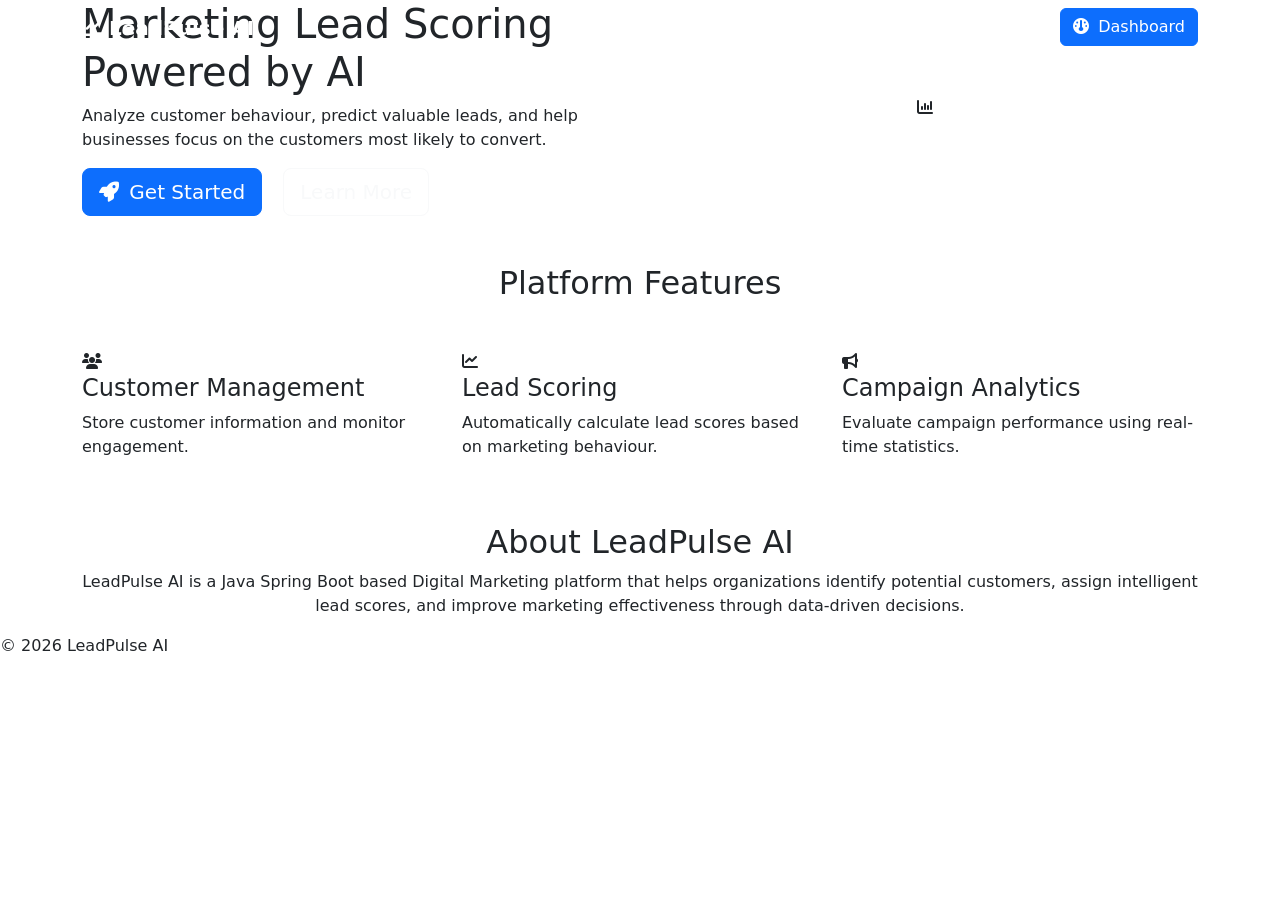
<file: src/main/resources/templates/index.html>
<!DOCTYPE html>
<html lang="en" xmlns:th="http://www.thymeleaf.org">

<head>

    <meta charset="UTF-8">
    <meta name="viewport" content="width=device-width, initial-scale=1.0">

    <title>LeadPulse AI</title>

    <link href="https://cdn.jsdelivr.net/npm/bootstrap@5.3.7/dist/css/bootstrap.min.css" rel="stylesheet">

    <link href="https://cdnjs.cloudflare.com/ajax/libs/font-awesome/6.7.2/css/all.min.css" rel="stylesheet">

    <link rel="preconnect" href="https://fonts.googleapis.com">

    <link href="https://fonts.googleapis.com/css2?family=Poppins:wght@300;400;500;600;700&display=swap" rel="stylesheet">

    <link rel="stylesheet" th:href="@{/css/style.css}">

</head>

<body>

<!-- ================= NAVBAR ================= -->

<nav class="navbar navbar-expand-lg navbar-dark fixed-top">

    <div class="container">

        <a class="navbar-brand fw-bold" href="#">
            <i class="fa-solid fa-chart-line"></i>
            LeadPulse AI
        </a>

        <button class="navbar-toggler"
                data-bs-toggle="collapse"
                data-bs-target="#menu">

            <span class="navbar-toggler-icon"></span>

        </button>

        <div class="collapse navbar-collapse" id="menu">

            <ul class="navbar-nav ms-auto">

                <li class="nav-item">
                    <a class="nav-link" href="/">Home</a>
                </li>

                <li class="nav-item">
                    <a class="nav-link" href="#features">Features</a>
                </li>

                <li class="nav-item">
                    <a class="nav-link" href="#about">About</a>
                </li>

                <li class="nav-item">
                    <a class="btn btn-primary ms-3" th:href="@{/dashboard}">
                        <i class="fa-solid fa-gauge me-1"></i> Dashboard
                    </a>
                </li>

            </ul>

        </div>

    </div>

</nav>

<!-- ================= HERO ================= -->

<section class="hero">

<div class="container">

<div class="row align-items-center">

<div class="col-lg-6">

<h1>

Marketing Lead Scoring
<span>Powered by AI</span>

</h1>

<p>

Analyze customer behaviour,
predict valuable leads,
and help businesses focus on
the customers most likely to convert.

</p>

<a class="btn btn-primary btn-lg me-3" th:href="@{/dashboard}">
    <i class="fa-solid fa-rocket me-1"></i> Get Started
</a>

<a class="btn btn-outline-light btn-lg" href="#features">
    Learn More
</a>

</div>

<div class="col-lg-6 text-center">

<i class="fa-solid fa-chart-column hero-icon"></i>

</div>

</div>

</div>

</section>

<!-- ================= FEATURES ================= -->

<section id="features" class="container py-5">

<h2 class="text-center mb-5">

Platform Features

</h2>

<div class="row">

<div class="col-md-4">

<div class="feature-card">

<i class="fa-solid fa-users"></i>

<h4>Customer Management</h4>

<p>

Store customer information
and monitor engagement.

</p>

</div>

</div>

<div class="col-md-4">

<div class="feature-card">

<i class="fa-solid fa-chart-line"></i>

<h4>Lead Scoring</h4>

<p>

Automatically calculate
lead scores based on
marketing behaviour.

</p>

</div>

</div>

<div class="col-md-4">

<div class="feature-card">

<i class="fa-solid fa-bullhorn"></i>

<h4>Campaign Analytics</h4>

<p>

Evaluate campaign
performance using
real-time statistics.

</p>

</div>

</div>

</div>

</section>

<!-- ================= ABOUT ================= -->

<section id="about" class="about">

<div class="container text-center">

<h2>

About LeadPulse AI

</h2>

<p>

LeadPulse AI is a Java Spring Boot based Digital Marketing
platform that helps organizations identify potential customers,
assign intelligent lead scores,
and improve marketing effectiveness through data-driven decisions.

</p>

</div>

</section>

<footer>

<p>

© 2026 LeadPulse AI

</p>

</footer>

<script src="https://cdn.jsdelivr.net/npm/bootstrap@5.3.7/dist/js/bootstrap.bundle.min.js"></script>

<script th:src="@{/js/script.js}"></script>

</body>
</html>
</file>
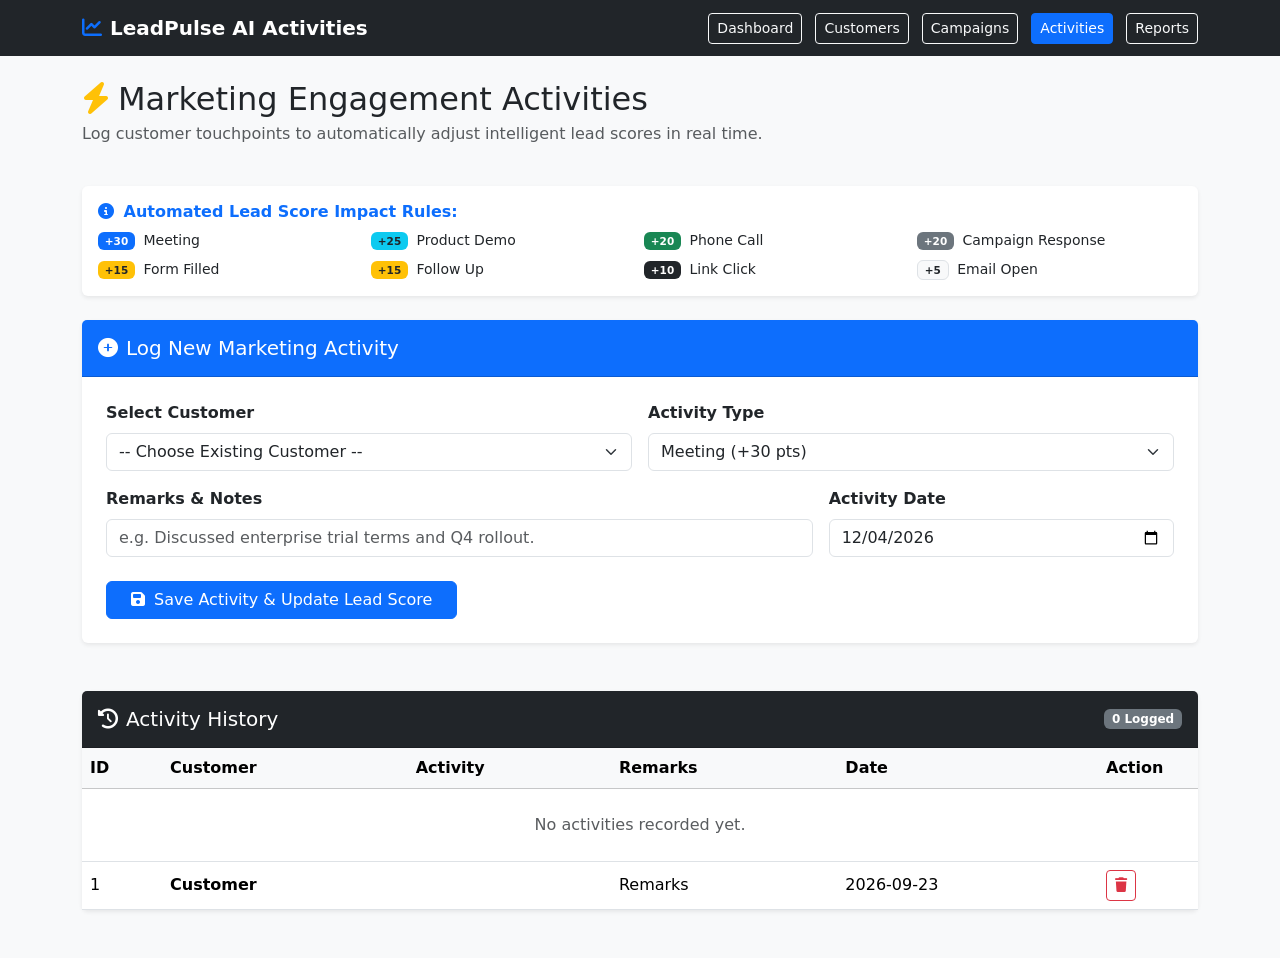
<file: src/main/resources/templates/activities.html>
<!DOCTYPE html>
<html xmlns:th="http://www.thymeleaf.org">

<head>
    <meta charset="UTF-8">
    <meta name="viewport" content="width=device-width, initial-scale=1.0">
    <title>Lead Activities | LeadPulse AI</title>

    <link href="https://cdn.jsdelivr.net/npm/bootstrap@5.3.3/dist/css/bootstrap.min.css" rel="stylesheet">
    <link href="https://cdnjs.cloudflare.com/ajax/libs/font-awesome/6.7.2/css/all.min.css" rel="stylesheet">
</head>

<body class="bg-light">

<nav class="navbar navbar-dark bg-dark mb-4">
    <div class="container">
        <a class="navbar-brand fw-bold" href="/dashboard">
            <i class="fa-solid fa-chart-line me-2 text-primary"></i>LeadPulse AI Activities
        </a>
        <div>
            <a href="/dashboard" class="btn btn-outline-light btn-sm me-2">Dashboard</a>
            <a href="/customers-page" class="btn btn-outline-light btn-sm me-2">Customers</a>
            <a href="/campaigns" class="btn btn-outline-light btn-sm me-2">Campaigns</a>
            <a href="/activities" class="btn btn-primary btn-sm me-2">Activities</a>
            <a href="/reports" class="btn btn-outline-light btn-sm">Reports</a>
        </div>
    </div>
</nav>

<div class="container pb-5">

    <div class="d-flex justify-content-between align-items-center mb-4">
        <div>
            <h1 class="h2 mb-1">
                <i class="fa-solid fa-bolt text-warning me-2"></i>Marketing Engagement Activities
            </h1>
            <p class="text-muted">Log customer touchpoints to automatically adjust intelligent lead scores in real time.</p>
        </div>
    </div>

    <!-- Scoring Rules Info Banner -->
    <div class="card bg-white shadow-sm mb-4 border-0">
        <div class="card-body">
            <h6 class="fw-bold text-primary mb-2">
                <i class="fa-solid fa-circle-info me-1"></i> Automated Lead Score Impact Rules:
            </h6>
            <div class="row row-cols-2 row-cols-md-4 g-2 small">
                <div class="col"><span class="badge bg-primary me-1">+30</span> Meeting</div>
                <div class="col"><span class="badge bg-info text-dark me-1">+25</span> Product Demo</div>
                <div class="col"><span class="badge bg-success me-1">+20</span> Phone Call</div>
                <div class="col"><span class="badge bg-secondary me-1">+20</span> Campaign Response</div>
                <div class="col"><span class="badge bg-warning text-dark me-1">+15</span> Form Filled</div>
                <div class="col"><span class="badge bg-warning text-dark me-1">+15</span> Follow Up</div>
                <div class="col"><span class="badge bg-dark me-1">+10</span> Link Click</div>
                <div class="col"><span class="badge bg-light text-dark border me-1">+5</span> Email Open</div>
            </div>
        </div>
    </div>

    <!-- Add Activity Form -->
    <div class="card shadow-sm mb-5 border-0">
        <div class="card-header bg-primary text-white py-3">
            <h5 class="mb-0"><i class="fa-solid fa-plus-circle me-2"></i>Log New Marketing Activity</h5>
        </div>
        <div class="card-body p-4">
            <form th:action="@{/saveActivity}" th:object="${activity}" method="post">
                <div class="row g-3">
                    <div class="col-md-6">
                        <label class="form-label fw-semibold">Select Customer</label>
                        <select class="form-select" th:field="*{customer}" id="customerSelect" onchange="updateCustomerName(this)">
                            <option value="">-- Choose Existing Customer --</option>
                            <option th:each="c : ${customers}"
                                    th:value="${c.id}"
                                    th:data-name="${c.name}"
                                    th:text="${c.name} + ' (' + ${c.company} + ' - ' + ${c.email} + ')'">
                            </option>
                        </select>
                        <input type="hidden" th:field="*{customerName}" id="customerNameHidden">
                    </div>

                    <div class="col-md-6">
                        <label class="form-label fw-semibold">Activity Type</label>
                        <select class="form-select" th:field="*{activityType}" required>
                            <option value="Meeting">Meeting (+30 pts)</option>
                            <option value="Demo">Product Demo (+25 pts)</option>
                            <option value="Phone Call">Phone Call (+20 pts)</option>
                            <option value="Campaign Response">Campaign Response (+20 pts)</option>
                            <option value="Form Filled">Form Filled (+15 pts)</option>
                            <option value="Follow Up">Follow Up (+15 pts)</option>
                            <option value="Link Click">Link Click (+10 pts)</option>
                            <option value="Email Open">Email Open (+5 pts)</option>
                        </select>
                    </div>

                    <div class="col-md-8">
                        <label class="form-label fw-semibold">Remarks & Notes</label>
                        <input type="text" class="form-control" th:field="*{remarks}" placeholder="e.g. Discussed enterprise trial terms and Q4 rollout.">
                    </div>

                    <div class="col-md-4">
                        <label class="form-label fw-semibold">Activity Date</label>
                        <input type="date" class="form-control" th:field="*{activityDate}" required>
                    </div>
                </div>

                <button type="submit" class="btn btn-primary mt-4 px-4">
                    <i class="fa-solid fa-floppy-disk me-1"></i> Save Activity & Update Lead Score
                </button>
            </form>
        </div>
    </div>

    <!-- Activity History Table -->
    <div class="card shadow-sm border-0">
        <div class="card-header bg-dark text-white py-3 d-flex justify-content-between align-items-center">
            <h5 class="mb-0"><i class="fa-solid fa-clock-rotate-left me-2"></i>Activity History</h5>
            <span class="badge bg-secondary" th:text="${#lists.size(activities)} + ' Logged'">0 Logged</span>
        </div>
        <div class="card-body p-0">
            <div class="table-responsive">
                <table class="table table-hover align-middle mb-0">
                    <thead class="table-light">
                    <tr>
                        <th style="width: 80px;">ID</th>
                        <th>Customer</th>
                        <th>Activity</th>
                        <th>Remarks</th>
                        <th>Date</th>
                        <th style="width: 100px;">Action</th>
                    </tr>
                    </thead>
                    <tbody>
                    <tr th:if="${#lists.isEmpty(activities)}">
                        <td colspan="6" class="text-center py-4 text-muted">No activities recorded yet.</td>
                    </tr>
                    <tr th:each="a : ${activities}">
                        <td th:text="${a.id}">1</td>
                        <td class="fw-semibold" th:text="${a.customer != null ? a.customer.name : a.customerName}">Customer</td>
                        <td>
                            <span class="badge"
                                  th:classappend="${a.activityType=='Meeting'} ? 'bg-primary' :
                                  (${a.activityType=='Demo'} ? 'bg-info text-dark' :
                                  (${a.activityType=='Phone Call'} ? 'bg-success' :
                                  (${a.activityType=='Campaign Response'} ? 'bg-secondary' :
                                  (${a.activityType=='Form Filled'} ? 'bg-warning text-dark' : 'bg-light text-dark border'))))"
                                  th:text="${a.activityType}">
                                Activity
                            </span>
                        </td>
                        <td th:text="${a.remarks != null ? a.remarks : '-'}">Remarks</td>
                        <td th:text="${a.activityDate}">2026-09-23</td>
                        <td>
                            <form th:action="@{/deleteActivity/{id}(id=${a.id})}" method="post" class="d-inline"
                                  onsubmit="return confirm('Are you sure you want to delete this activity? Customer lead score will be updated.')">
                                <button type="submit" class="btn btn-outline-danger btn-sm">
                                    <i class="fa-solid fa-trash"></i>
                                </button>
                            </form>
                        </td>
                    </tr>
                    </tbody>
                </table>
            </div>
        </div>
    </div>

</div>

<script>
    function updateCustomerName(select) {
        const selected = select.options[select.selectedIndex];
        const name = selected.getAttribute('data-name');
        if (name) {
            document.getElementById('customerNameHidden').value = name;
        }
    }

    // Set today's date by default if empty
    window.addEventListener('DOMContentLoaded', () => {
        const dateInput = document.querySelector('input[type="date"]');
        if (dateInput && !dateInput.value) {
            dateInput.value = new Date().toISOString().split('T')[0];
        }
    });
</script>

</body>
</html>
</file>
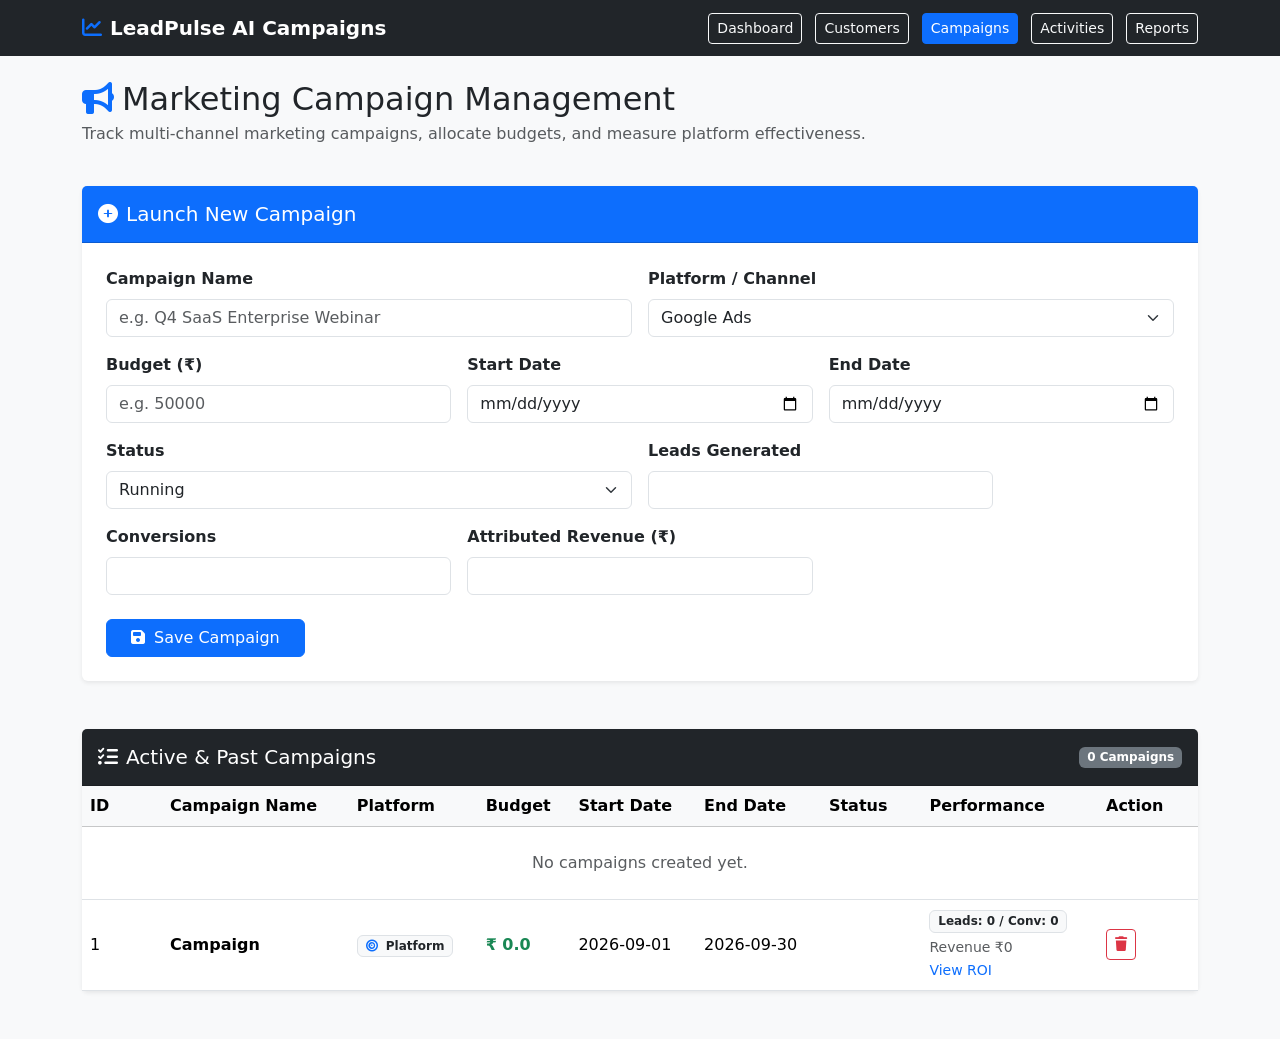
<file: src/main/resources/templates/campaigns.html>
<!DOCTYPE html>
<html xmlns:th="http://www.thymeleaf.org">

<head>
    <meta charset="UTF-8">
    <meta name="viewport" content="width=device-width, initial-scale=1.0">
    <title>Campaigns | LeadPulse AI</title>

    <link href="https://cdn.jsdelivr.net/npm/bootstrap@5.3.3/dist/css/bootstrap.min.css" rel="stylesheet">
    <link href="https://cdnjs.cloudflare.com/ajax/libs/font-awesome/6.7.2/css/all.min.css" rel="stylesheet">
</head>

<body class="bg-light">

<nav class="navbar navbar-dark bg-dark mb-4">
    <div class="container">
        <a class="navbar-brand fw-bold" href="/dashboard">
            <i class="fa-solid fa-chart-line me-2 text-primary"></i>LeadPulse AI Campaigns
        </a>
        <div>
            <a href="/dashboard" class="btn btn-outline-light btn-sm me-2">Dashboard</a>
            <a href="/customers-page" class="btn btn-outline-light btn-sm me-2">Customers</a>
            <a href="/campaigns" class="btn btn-primary btn-sm me-2">Campaigns</a>
            <a href="/activities" class="btn btn-outline-light btn-sm me-2">Activities</a>
            <a href="/reports" class="btn btn-outline-light btn-sm">Reports</a>
        </div>
    </div>
</nav>

<div class="container pb-5">

    <div class="d-flex justify-content-between align-items-center mb-4">
        <div>
            <h1 class="h2 mb-1">
                <i class="fa-solid fa-bullhorn text-primary me-2"></i>Marketing Campaign Management
            </h1>
            <p class="text-muted">Track multi-channel marketing campaigns, allocate budgets, and measure platform effectiveness.</p>
        </div>
    </div>

    <!-- Add Campaign Form -->
    <div class="card shadow-sm mb-5 border-0">
        <div class="card-header bg-primary text-white py-3">
            <h5 class="mb-0"><i class="fa-solid fa-plus-circle me-2"></i>Launch New Campaign</h5>
        </div>
        <div class="card-body p-4">
            <form th:action="@{/saveCampaign}" th:object="${campaign}" method="post">
                <div class="row g-3">
                    <div class="col-md-6">
                        <label class="form-label fw-semibold">Campaign Name</label>
                        <input type="text" class="form-control" th:field="*{campaignName}" placeholder="e.g. Q4 SaaS Enterprise Webinar" required>
                    </div>

                    <div class="col-md-6">
                        <label class="form-label fw-semibold">Platform / Channel</label>
                        <select class="form-select" th:field="*{platform}">
                            <option value="Google Ads">Google Ads</option>
                            <option value="LinkedIn">LinkedIn</option>
                            <option value="Facebook">Facebook</option>
                            <option value="Instagram">Instagram</option>
                            <option value="YouTube">YouTube</option>
                            <option value="Email Marketing">Email Marketing</option>
                        </select>
                    </div>

                    <div class="col-md-4">
                        <label class="form-label fw-semibold">Budget (₹)</label>
                        <input type="number" step="100" class="form-control" th:field="*{budget}" placeholder="e.g. 50000" required>
                    </div>

                    <div class="col-md-4">
                        <label class="form-label fw-semibold">Start Date</label>
                        <input type="date" class="form-control" th:field="*{startDate}" required>
                    </div>

                    <div class="col-md-4">
                        <label class="form-label fw-semibold">End Date</label>
                        <input type="date" class="form-control" th:field="*{endDate}" required>
                    </div>

                    <div class="col-md-6">
                        <label class="form-label fw-semibold">Status</label>
                        <select class="form-select" th:field="*{status}">
                            <option value="Running">Running</option>
                            <option value="Scheduled">Scheduled</option>
                            <option value="Completed">Completed</option>
                        </select>
                    </div>

                    <div class="col-md-4">
                        <label class="form-label fw-semibold">Leads Generated</label>
                        <input type="number" min="0" class="form-control" th:field="*{leadsGenerated}">
                    </div>
                    <div class="col-md-4">
                        <label class="form-label fw-semibold">Conversions</label>
                        <input type="number" min="0" class="form-control" th:field="*{conversions}">
                    </div>
                    <div class="col-md-4">
                        <label class="form-label fw-semibold">Attributed Revenue (₹)</label>
                        <input type="number" min="0" step="100" class="form-control" th:field="*{attributedRevenue}">
                    </div>
                </div>

                <button type="submit" class="btn btn-primary mt-4 px-4">
                    <i class="fa-solid fa-floppy-disk me-1"></i> Save Campaign
                </button>
            </form>
        </div>
    </div>

    <!-- Campaign Table -->
    <div class="card shadow-sm border-0">
        <div class="card-header bg-dark text-white py-3 d-flex justify-content-between align-items-center">
            <h5 class="mb-0"><i class="fa-solid fa-list-check me-2"></i>Active & Past Campaigns</h5>
            <span class="badge bg-secondary" th:text="${#lists.size(campaigns)} + ' Campaigns'">0 Campaigns</span>
        </div>
        <div class="card-body p-0">
            <div class="table-responsive">
                <table class="table table-hover align-middle mb-0">
                    <thead class="table-light">
                    <tr>
                        <th style="width: 80px;">ID</th>
                        <th>Campaign Name</th>
                        <th>Platform</th>
                        <th>Budget</th>
                        <th>Start Date</th>
                        <th>End Date</th>
                        <th>Status</th>
                        <th>Performance</th>
                        <th style="width: 100px;">Action</th>
                    </tr>
                    </thead>
                    <tbody>
                    <tr th:if="${#lists.isEmpty(campaigns)}">
                        <td colspan="9" class="text-center py-4 text-muted">No campaigns created yet.</td>
                    </tr>
                    <tr th:each="c : ${campaigns}">
                        <td th:text="${c.id}">1</td>
                        <td class="fw-semibold" th:text="${c.campaignName}">Campaign</td>
                        <td>
                            <span class="badge bg-light text-dark border">
                                <i class="fa-solid fa-bullseye me-1 text-primary"></i>
                                <span th:text="${c.platform}">Platform</span>
                            </span>
                        </td>
                        <td class="fw-bold text-success">
                            ₹ <span th:text="${c.budget != null ? c.budget : 0.0}">0.0</span>
                        </td>
                        <td th:text="${c.startDate}">2026-09-01</td>
                        <td th:text="${c.endDate}">2026-09-30</td>
                        <td>
                            <span class="badge"
                                  th:classappend="${c.status=='Running'} ? 'bg-success' :
                                  (${c.status=='Completed'} ? 'bg-secondary' : 'bg-warning text-dark')"
                                  th:text="${c.status}">
                                Running
                            </span>
                        </td>
                        <td>
                            <span class="badge bg-light text-dark border">
                                Leads: <span th:text="${c.leadsGenerated}">0</span> /
                                Conv: <span th:text="${c.conversions}">0</span>
                            </span>
                            <small class="d-block text-muted mt-1">
                                Revenue ₹<span th:text="${c.attributedRevenue}">0</span>
                            </small>
                            <a th:href="@{/api/campaigns/{id}/performance(id=${c.id})}"
                               class="small text-decoration-none">View ROI</a>
                        </td>
                        <td>
                            <form th:action="@{/deleteCampaign/{id}(id=${c.id})}" method="post" class="d-inline"
                                  onsubmit="return confirm('Are you sure you want to delete this campaign?')">
                                <button type="submit" class="btn btn-outline-danger btn-sm">
                                    <i class="fa-solid fa-trash"></i>
                                </button>
                            </form>
                        </td>
                    </tr>
                    </tbody>
                </table>
            </div>
        </div>
    </div>

</div>

</body>
</html>
</file>
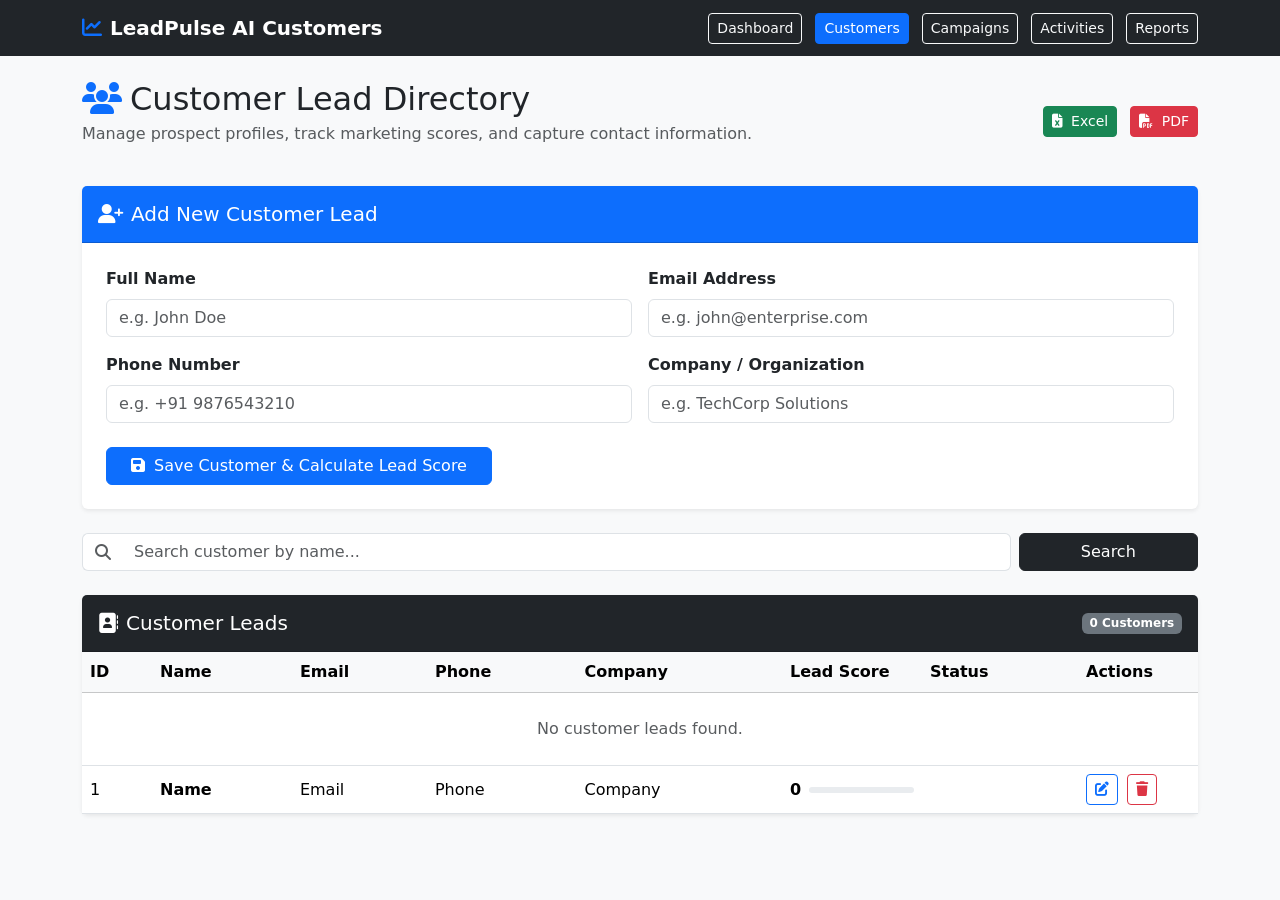
<file: src/main/resources/templates/customers.html>
<!DOCTYPE html>
<html xmlns:th="http://www.thymeleaf.org">

<head>
    <meta charset="UTF-8">
    <meta name="viewport" content="width=device-width, initial-scale=1.0">
    <title>Customer Leads | LeadPulse AI</title>

    <link href="https://cdn.jsdelivr.net/npm/bootstrap@5.3.3/dist/css/bootstrap.min.css" rel="stylesheet">
    <link href="https://cdnjs.cloudflare.com/ajax/libs/font-awesome/6.7.2/css/all.min.css" rel="stylesheet">
</head>

<body class="bg-light">

<nav class="navbar navbar-dark bg-dark mb-4">
    <div class="container">
        <a class="navbar-brand fw-bold" href="/dashboard">
            <i class="fa-solid fa-chart-line me-2 text-primary"></i>LeadPulse AI Customers
        </a>
        <div>
            <a href="/dashboard" class="btn btn-outline-light btn-sm me-2">Dashboard</a>
            <a href="/customers-page" class="btn btn-primary btn-sm me-2">Customers</a>
            <a href="/campaigns" class="btn btn-outline-light btn-sm me-2">Campaigns</a>
            <a href="/activities" class="btn btn-outline-light btn-sm me-2">Activities</a>
            <a href="/reports" class="btn btn-outline-light btn-sm">Reports</a>
        </div>
    </div>
</nav>

<div class="container pb-5">

    <div class="d-flex justify-content-between align-items-center mb-4">
        <div>
            <h1 class="h2 mb-1">
                <i class="fa-solid fa-users text-primary me-2"></i>Customer Lead Directory
            </h1>
            <p class="text-muted">Manage prospect profiles, track marketing scores, and capture contact information.</p>
        </div>
        <div>
            <a href="/export/excel" class="btn btn-success btn-sm me-2">
                <i class="fa-solid fa-file-excel me-1"></i> Excel
            </a>
            <a href="/export/pdf" class="btn btn-danger btn-sm">
                <i class="fa-solid fa-file-pdf me-1"></i> PDF
            </a>
        </div>
    </div>

    <!-- Add Customer Form -->
    <div class="card shadow-sm mb-4 border-0">
        <div class="card-header bg-primary text-white py-3">
            <h5 class="mb-0"><i class="fa-solid fa-user-plus me-2"></i>Add New Customer Lead</h5>
        </div>
        <div class="card-body p-4">
            <form th:action="@{/saveCustomer}" th:object="${customer}" method="post">
                <div class="row g-3">
                    <div class="col-md-6">
                        <label class="form-label fw-semibold">Full Name</label>
                        <input type="text" class="form-control" th:field="*{name}" placeholder="e.g. John Doe" required>
                    </div>

                    <div class="col-md-6">
                        <label class="form-label fw-semibold">Email Address</label>
                        <input type="email" class="form-control" th:field="*{email}" placeholder="e.g. john@enterprise.com" required>
                    </div>

                    <div class="col-md-6">
                        <label class="form-label fw-semibold">Phone Number</label>
                        <input type="text" class="form-control" th:field="*{phone}" placeholder="e.g. +91 9876543210">
                    </div>

                    <div class="col-md-6">
                        <label class="form-label fw-semibold">Company / Organization</label>
                        <input type="text" class="form-control" th:field="*{company}" placeholder="e.g. TechCorp Solutions">
                    </div>
                </div>

                <button type="submit" class="btn btn-primary mt-4 px-4">
                    <i class="fa-solid fa-floppy-disk me-1"></i> Save Customer & Calculate Lead Score
                </button>
            </form>
        </div>
    </div>

    <!-- Search Form -->
    <form method="get" th:action="@{/customers-page}" class="row g-2 mb-4">
        <div class="col-md-10">
            <div class="input-group">
                <span class="input-group-text bg-white border-end-0"><i class="fa-solid fa-magnifying-glass text-muted"></i></span>
                <input type="text" class="form-control border-start-0" name="keyword" placeholder="Search customer by name..." th:value="${keyword}">
            </div>
        </div>
        <div class="col-md-2">
            <button class="btn btn-dark w-100">Search</button>
        </div>
    </form>

    <!-- Customers Table -->
    <div class="card shadow-sm border-0">
        <div class="card-header bg-dark text-white py-3 d-flex justify-content-between align-items-center">
            <h5 class="mb-0"><i class="fa-solid fa-address-book me-2"></i>Customer Leads</h5>
            <span class="badge bg-secondary" th:text="${#lists.size(customers)} + ' Customers'">0 Customers</span>
        </div>
        <div class="card-body p-0">
            <div class="table-responsive">
                <table class="table table-hover align-middle mb-0">
                    <thead class="table-light">
                    <tr>
                        <th style="width: 70px;">ID</th>
                        <th>Name</th>
                        <th>Email</th>
                        <th>Phone</th>
                        <th>Company</th>
                        <th style="width: 140px;">Lead Score</th>
                        <th>Status</th>
                        <th style="width: 120px;">Actions</th>
                    </tr>
                    </thead>
                    <tbody>
                    <tr th:if="${#lists.isEmpty(customers)}">
                        <td colspan="8" class="text-center py-4 text-muted">No customer leads found.</td>
                    </tr>
                    <tr th:each="c : ${customers}">
                        <td th:text="${c.id}">1</td>
                        <td class="fw-semibold" th:text="${c.name}">Name</td>
                        <td th:text="${c.email}">Email</td>
                        <td th:text="${c.phone != null ? c.phone : '-'}">Phone</td>
                        <td th:text="${c.company != null ? c.company : '-'}">Company</td>
                        <td>
                            <div class="d-flex align-items-center">
                                <span class="fw-bold me-2" th:text="${c.leadScore}">0</span>
                                <div class="progress flex-grow-1" style="height: 6px;">
                                    <div class="progress-bar"
                                         th:classappend="${c.leadScore >= 80} ? 'bg-danger' : (${c.leadScore >= 50} ? 'bg-warning' : 'bg-success')"
                                         th:style="'width: ' + ${c.leadScore} + '%;'"></div>
                                </div>
                            </div>
                        </td>
                        <td>
                            <span class="badge"
                                  th:classappend="${c.leadStatus=='Hot'} ? 'bg-danger' :
                                  (${c.leadStatus=='Warm'} ? 'bg-warning text-dark' : 'bg-success')"
                                  th:text="${c.leadStatus}">
                                Status
                            </span>
                        </td>
                        <td>
                            <a th:href="@{/edit/{id}(id=${c.id})}" class="btn btn-outline-primary btn-sm me-1" title="Edit Customer & Engagement">
                                <i class="fa-solid fa-pen-to-square"></i>
                            </a>
                            <form th:action="@{/delete/{id}(id=${c.id})}" method="post" class="d-inline"
                                  onsubmit="return confirm('Are you sure you want to delete this customer lead?')">
                                <button type="submit" class="btn btn-outline-danger btn-sm" title="Delete Customer">
                                    <i class="fa-solid fa-trash"></i>
                                </button>
                            </form>
                        </td>
                    </tr>
                    </tbody>
                </table>
            </div>
        </div>
    </div>

</div>

</body>
</html>
</file>
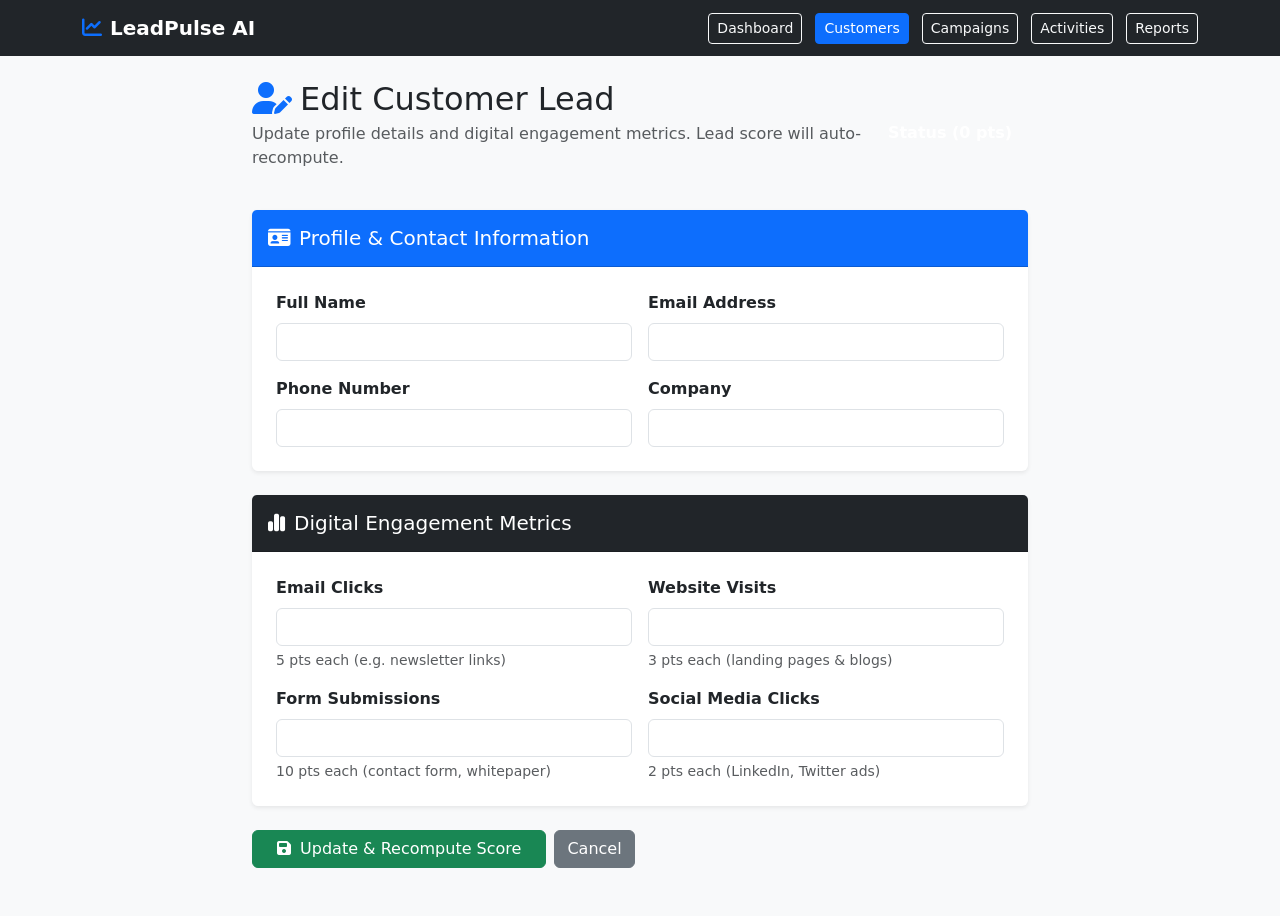
<file: src/main/resources/templates/edit-customer.html>
<!DOCTYPE html>
<html xmlns:th="http://www.thymeleaf.org">

<head>
    <meta charset="UTF-8">
    <meta name="viewport" content="width=device-width, initial-scale=1.0">
    <title>Edit Customer | LeadPulse AI</title>

    <link href="https://cdn.jsdelivr.net/npm/bootstrap@5.3.3/dist/css/bootstrap.min.css" rel="stylesheet">
    <link href="https://cdnjs.cloudflare.com/ajax/libs/font-awesome/6.7.2/css/all.min.css" rel="stylesheet">
</head>

<body class="bg-light">

<nav class="navbar navbar-dark bg-dark mb-4">
    <div class="container">
        <a class="navbar-brand fw-bold" href="/dashboard">
            <i class="fa-solid fa-chart-line me-2 text-primary"></i>LeadPulse AI
        </a>
        <div>
            <a href="/dashboard" class="btn btn-outline-light btn-sm me-2">Dashboard</a>
            <a href="/customers-page" class="btn btn-primary btn-sm me-2">Customers</a>
            <a href="/campaigns" class="btn btn-outline-light btn-sm me-2">Campaigns</a>
            <a href="/activities" class="btn btn-outline-light btn-sm me-2">Activities</a>
            <a href="/reports" class="btn btn-outline-light btn-sm">Reports</a>
        </div>
    </div>
</nav>

<div class="container pb-5" style="max-width: 800px;">

    <div class="d-flex justify-content-between align-items-center mb-4">
        <div>
            <h1 class="h2 mb-1">
                <i class="fa-solid fa-user-pen text-primary me-2"></i>Edit Customer Lead
            </h1>
            <p class="text-muted">Update profile details and digital engagement metrics. Lead score will auto-recompute.</p>
        </div>
        <div class="text-end">
            <span class="badge px-3 py-2 fs-6"
                  th:classappend="${customer.leadStatus=='Hot'} ? 'bg-danger' :
                  (${customer.leadStatus=='Warm'} ? 'bg-warning text-dark' : 'bg-success')">
                <span th:text="${customer.leadStatus}">Status</span>
                (<span th:text="${customer.leadScore}">0</span> pts)
            </span>
        </div>
    </div>

    <form th:action="@{/updateCustomer}" th:object="${customer}" method="post">
        <input type="hidden" th:field="*{id}">

        <!-- Contact Profile Card -->
        <div class="card shadow-sm mb-4 border-0">
            <div class="card-header bg-primary text-white py-3">
                <h5 class="mb-0"><i class="fa-solid fa-id-card me-2"></i>Profile & Contact Information</h5>
            </div>
            <div class="card-body p-4">
                <div class="row g-3">
                    <div class="col-md-6">
                        <label class="form-label fw-semibold">Full Name</label>
                        <input type="text" class="form-control" th:field="*{name}" required>
                    </div>

                    <div class="col-md-6">
                        <label class="form-label fw-semibold">Email Address</label>
                        <input type="email" class="form-control" th:field="*{email}" required>
                    </div>

                    <div class="col-md-6">
                        <label class="form-label fw-semibold">Phone Number</label>
                        <input type="text" class="form-control" th:field="*{phone}">
                    </div>

                    <div class="col-md-6">
                        <label class="form-label fw-semibold">Company</label>
                        <input type="text" class="form-control" th:field="*{company}">
                    </div>
                </div>
            </div>
        </div>

        <!-- Digital Engagement Metrics Card -->
        <div class="card shadow-sm mb-4 border-0">
            <div class="card-header bg-dark text-white py-3">
                <h5 class="mb-0"><i class="fa-solid fa-chart-simple me-2"></i>Digital Engagement Metrics</h5>
            </div>
            <div class="card-body p-4">
                <div class="row g-3">
                    <div class="col-md-6">
                        <label class="form-label fw-semibold">Email Clicks</label>
                        <input type="number" min="0" class="form-control" th:field="*{emailClicks}">
                        <div class="form-text">5 pts each (e.g. newsletter links)</div>
                    </div>

                    <div class="col-md-6">
                        <label class="form-label fw-semibold">Website Visits</label>
                        <input type="number" min="0" class="form-control" th:field="*{websiteVisits}">
                        <div class="form-text">3 pts each (landing pages & blogs)</div>
                    </div>

                    <div class="col-md-6">
                        <label class="form-label fw-semibold">Form Submissions</label>
                        <input type="number" min="0" class="form-control" th:field="*{formSubmissions}">
                        <div class="form-text">10 pts each (contact form, whitepaper)</div>
                    </div>

                    <div class="col-md-6">
                        <label class="form-label fw-semibold">Social Media Clicks</label>
                        <input type="number" min="0" class="form-control" th:field="*{socialMediaClicks}">
                        <div class="form-text">2 pts each (LinkedIn, Twitter ads)</div>
                    </div>
                </div>
            </div>
        </div>

        <div class="d-flex gap-2">
            <button type="submit" class="btn btn-success px-4">
                <i class="fa-solid fa-floppy-disk me-1"></i> Update & Recompute Score
            </button>
            <a href="/customers-page" class="btn btn-secondary">Cancel</a>
        </div>
    </form>

</div>

</body>
</html>
</file>
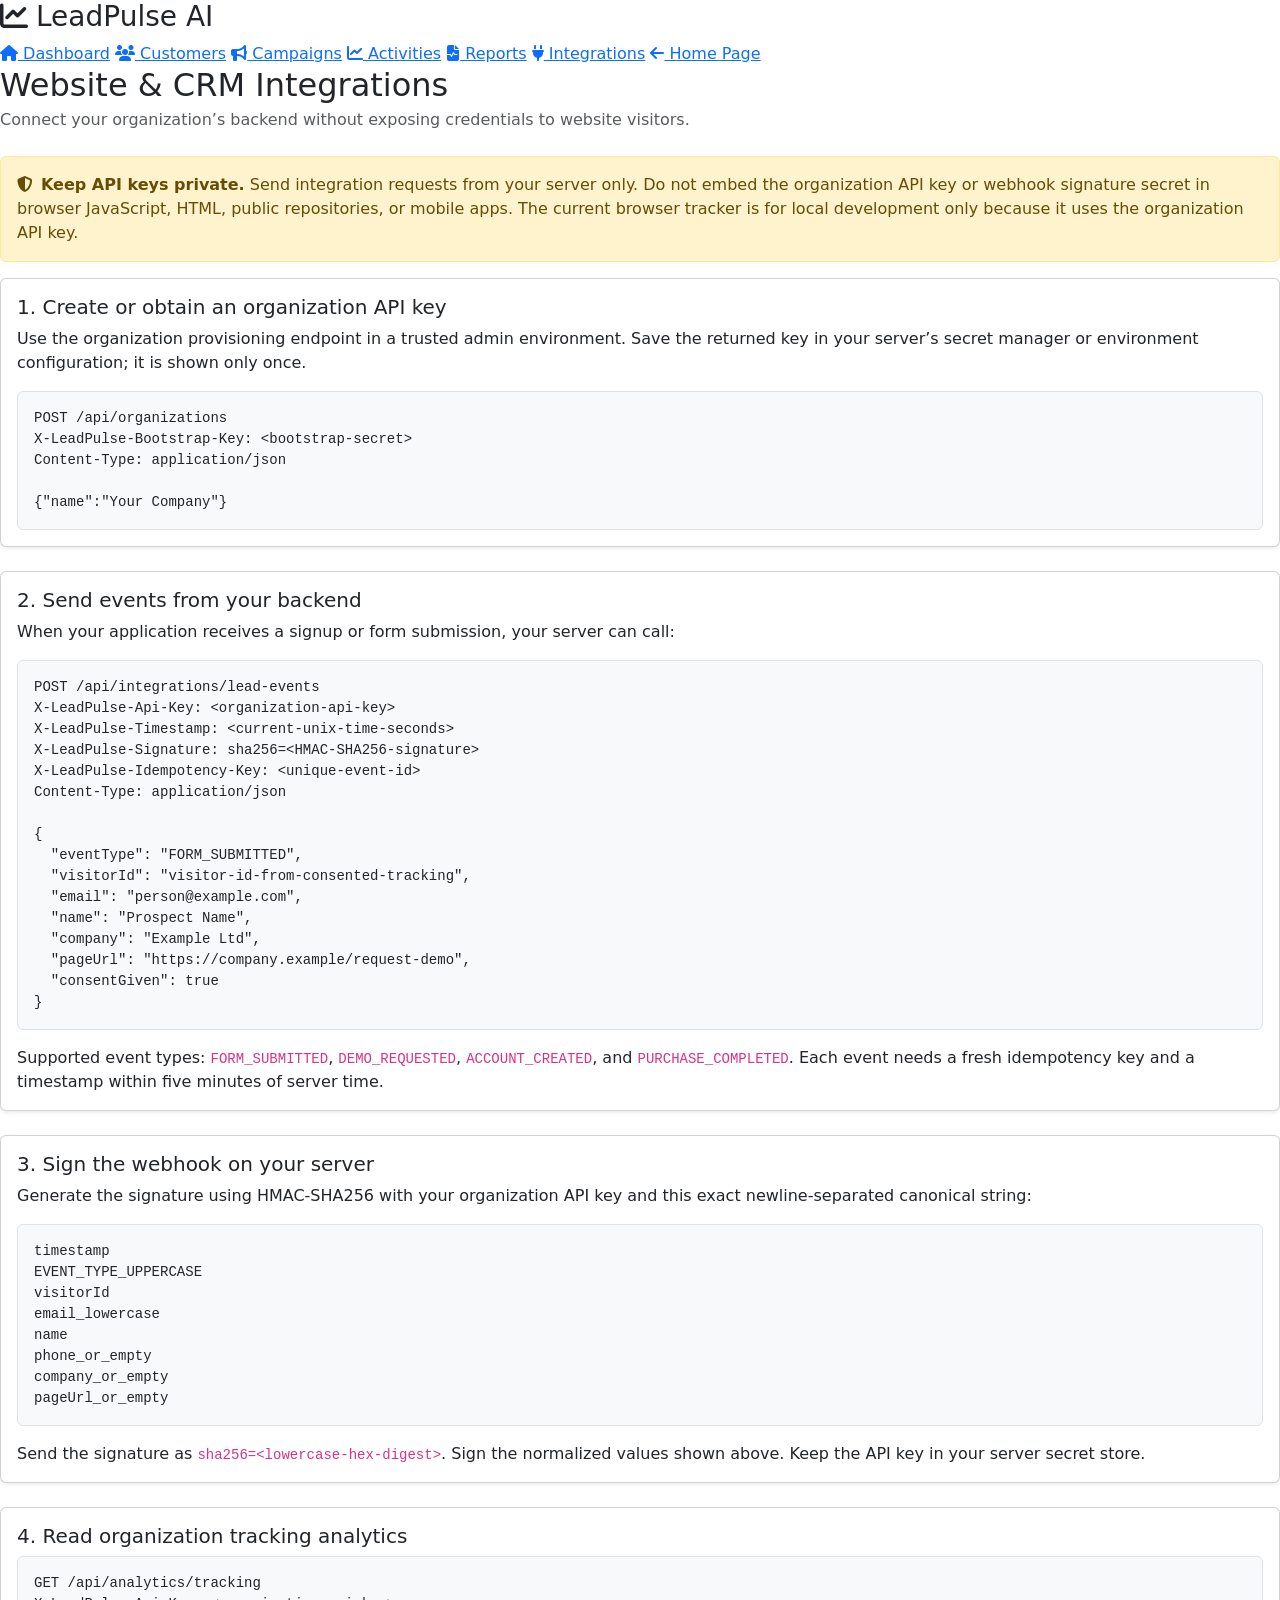
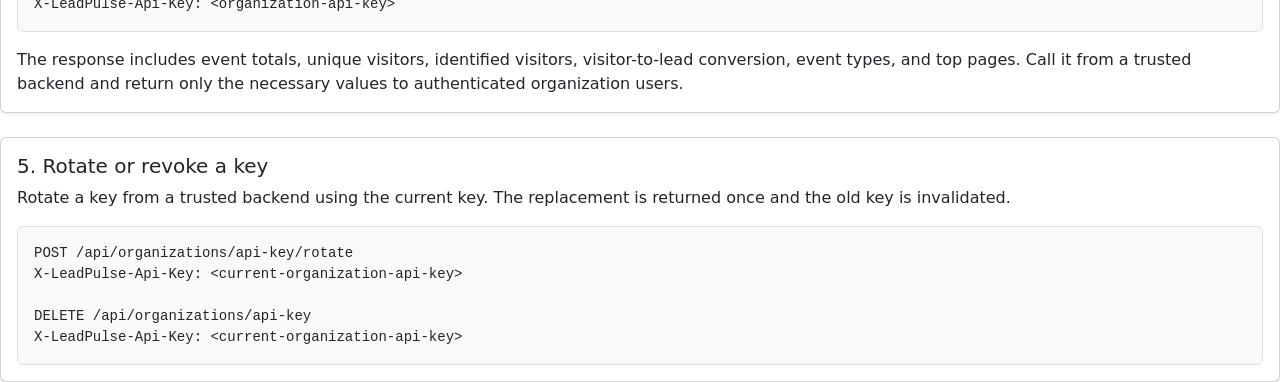
<file: src/main/resources/templates/integrations.html>
<!DOCTYPE html>
<html xmlns:th="http://www.thymeleaf.org">
<head>
    <meta charset="UTF-8">
    <meta name="viewport" content="width=device-width, initial-scale=1.0">
    <title>Integrations | LeadPulse AI</title>
    <link href="https://cdn.jsdelivr.net/npm/bootstrap@5.3.3/dist/css/bootstrap.min.css" rel="stylesheet">
    <link href="https://cdnjs.cloudflare.com/ajax/libs/font-awesome/6.7.2/css/all.min.css" rel="stylesheet">
    <link rel="stylesheet" th:href="@{/css/dashboard.css}">
</head>
<body>
<div class="sidebar">
    <h3><i class="fa-solid fa-chart-line me-2"></i>LeadPulse AI</h3>
    <a href="/dashboard"><i class="fa-solid fa-house"></i> Dashboard</a>
    <a href="/customers-page"><i class="fa-solid fa-users"></i> Customers</a>
    <a href="/campaigns"><i class="fa-solid fa-bullhorn"></i> Campaigns</a>
    <a href="/activities"><i class="fa-solid fa-chart-line"></i> Activities</a>
    <a href="/reports"><i class="fa-solid fa-file-waveform"></i> Reports</a>
    <a href="/integrations" class="active"><i class="fa-solid fa-plug"></i> Integrations</a>
    <a href="/" class="mt-4"><i class="fa-solid fa-arrow-left"></i> Home Page</a>
</div>

<main class="content">
    <div class="mb-4">
        <h1 class="h2 mb-1">Website & CRM Integrations</h1>
        <p class="text-muted">Connect your organization’s backend without exposing credentials to website visitors.</p>
    </div>

    <div class="alert alert-warning" role="alert">
        <strong><i class="fa-solid fa-shield-halved me-2"></i>Keep API keys private.</strong>
        Send integration requests from your server only. Do not embed the organization API key or webhook
        signature secret in browser JavaScript, HTML, public repositories, or mobile apps.
        The current browser tracker is for local development only because it uses the organization API key.
    </div>

    <section class="card shadow-sm mb-4">
        <div class="card-body">
            <h2 class="h5">1. Create or obtain an organization API key</h2>
            <p>Use the organization provisioning endpoint in a trusted admin environment. Save the returned
                key in your server’s secret manager or environment configuration; it is shown only once.</p>
            <pre class="bg-light border rounded p-3 mb-0"><code>POST /api/organizations
X-LeadPulse-Bootstrap-Key: &lt;bootstrap-secret&gt;
Content-Type: application/json

{"name":"Your Company"}</code></pre>
        </div>
    </section>

    <section class="card shadow-sm mb-4">
        <div class="card-body">
            <h2 class="h5">2. Send events from your backend</h2>
            <p>When your application receives a signup or form submission, your server can call:</p>
            <pre class="bg-light border rounded p-3"><code>POST /api/integrations/lead-events
X-LeadPulse-Api-Key: &lt;organization-api-key&gt;
X-LeadPulse-Timestamp: &lt;current-unix-time-seconds&gt;
X-LeadPulse-Signature: sha256=&lt;HMAC-SHA256-signature&gt;
X-LeadPulse-Idempotency-Key: &lt;unique-event-id&gt;
Content-Type: application/json

{
  "eventType": "FORM_SUBMITTED",
  "visitorId": "visitor-id-from-consented-tracking",
  "email": "person@example.com",
  "name": "Prospect Name",
  "company": "Example Ltd",
  "pageUrl": "https://company.example/request-demo",
  "consentGiven": true
}</code></pre>
            <p class="mb-0">Supported event types: <code>FORM_SUBMITTED</code>,
                <code>DEMO_REQUESTED</code>, <code>ACCOUNT_CREATED</code>, and
                <code>PURCHASE_COMPLETED</code>. Each event needs a fresh idempotency key and a timestamp
                within five minutes of server time.</p>
        </div>
    </section>

    <section class="card shadow-sm mb-4">
        <div class="card-body">
            <h2 class="h5">3. Sign the webhook on your server</h2>
            <p>Generate the signature using HMAC-SHA256 with your organization API key and this exact
                newline-separated canonical string:</p>
            <pre class="bg-light border rounded p-3"><code>timestamp
EVENT_TYPE_UPPERCASE
visitorId
email_lowercase
name
phone_or_empty
company_or_empty
pageUrl_or_empty</code></pre>
            <p class="mb-0">Send the signature as <code>sha256=&lt;lowercase-hex-digest&gt;</code>.
                Sign the normalized values shown above. Keep the API key in your server secret store.</p>
        </div>
    </section>

    <section class="card shadow-sm mb-4">
        <div class="card-body">
            <h2 class="h5">4. Read organization tracking analytics</h2>
            <pre class="bg-light border rounded p-3 mb-0"><code>GET /api/analytics/tracking
X-LeadPulse-Api-Key: &lt;organization-api-key&gt;</code></pre>
            <p class="mt-3 mb-0">The response includes event totals, unique visitors, identified visitors,
                visitor-to-lead conversion, event types, and top pages. Call it from a trusted backend and
                return only the necessary values to authenticated organization users.</p>
        </div>
    </section>

    <section class="card shadow-sm">
        <div class="card-body">
            <h2 class="h5">5. Rotate or revoke a key</h2>
            <p>Rotate a key from a trusted backend using the current key. The replacement is returned once
                and the old key is invalidated.</p>
            <pre class="bg-light border rounded p-3 mb-0"><code>POST /api/organizations/api-key/rotate
X-LeadPulse-Api-Key: &lt;current-organization-api-key&gt;

DELETE /api/organizations/api-key
X-LeadPulse-Api-Key: &lt;current-organization-api-key&gt;</code></pre>
        </div>
    </section>
</main>
</body>
</html>
</file>
